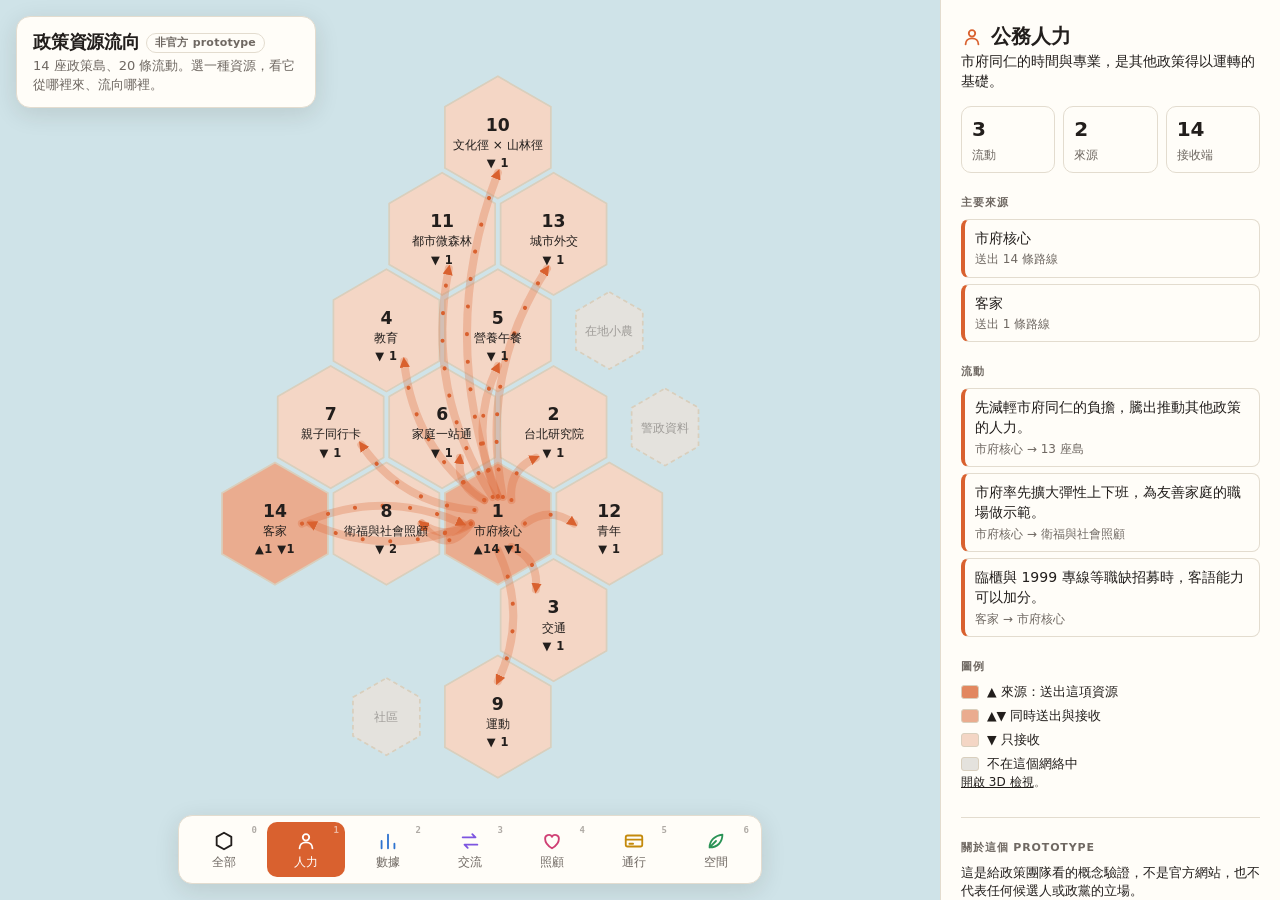
<file: flat.html>
<!doctype html>
<html lang="zh-Hant-TW">
<head>
  <meta charset="utf-8">
  <meta name="viewport" content="width=device-width, initial-scale=1">
  <title>政策資源流向（平面）</title>
  <link rel="stylesheet" href="style.css">
</head>
<body>
  <main id="stage">
    <header class="card title">
      <h1>政策資源流向<span class="badge">非官方 prototype</span></h1>
      <p>14 座政策島、20 條流動。選一種資源，看它從哪裡來、流向哪裡。</p>
    </header>
    <svg id="map" role="img" aria-label="政策島六角地圖"></svg>
    <div id="tip" class="card" hidden></div>
    <nav id="bar" class="card" aria-label="資源檢視"></nav>
  </main>
  <aside id="panel"></aside>
  <script type="module" src="flat.js"></script>
</body>
</html>
</file>
<file: style.css>
:root {
  --bg: #f4f1ea;
  --water: #cfe3e8;
  --water-line: #bcd6dc;
  --land: #fbf7ef;
  --land-edge: #d9cfbd;
  --land-off: #e4e2dd;
  --ink: #221e1c;
  --muted: #6f6862;
  --card: #fffdf8;
  --card-edge: #e3dccf;
  --shadow: 0 6px 24px rgb(40 30 20 / 0.12);
  --staff: #d9612f;
  --data: #2f74d0;
  --knowhow: #7d55e0;
  --care: #cf3f74;
  --access: #c48a0c;
  --supply: #2a9356;
}
@media (prefers-color-scheme: dark) {
  :root:not([data-theme="light"]) {
    --bg: #15171a;
    --water: #1c2a30;
    --water-line: #24363d;
    --land: #2c2a27;
    --land-edge: #47423b;
    --land-off: #222325;
    --ink: #f1ece4;
    --muted: #a39b91;
    --card: #1f2023;
    --card-edge: #34353a;
    --shadow: 0 6px 24px rgb(0 0 0 / 0.4);
    --staff: #f08155;
    --data: #5c9bf0;
    --knowhow: #a585f5;
    --care: #ec6c9a;
    --access: #e8b134;
    --supply: #4cc07c;
    color-scheme: dark;
  }
}
:root[data-theme="dark"] {
  --bg: #15171a;
  --water: #1c2a30;
  --water-line: #24363d;
  --land: #2c2a27;
  --land-edge: #47423b;
  --land-off: #222325;
  --ink: #f1ece4;
  --muted: #a39b91;
  --card: #1f2023;
  --card-edge: #34353a;
  --shadow: 0 6px 24px rgb(0 0 0 / 0.4);
  --staff: #f08155;
  --data: #5c9bf0;
  --knowhow: #a585f5;
  --care: #ec6c9a;
  --access: #e8b134;
  --supply: #4cc07c;
  color-scheme: dark;
}

* { box-sizing: border-box; }
html, body { margin: 0; height: 100%; }
body {
  background: var(--bg);
  color: var(--ink);
  font: 14px/1.45 system-ui, -apple-system, "PingFang TC", "Noto Sans TC", sans-serif;
  display: grid;
  grid-template-columns: 1fr 340px;
  overflow: hidden;
}
button { font: inherit; color: inherit; }

/* The bar sizes itself to the map area, not the window: beside the 340px panel, a
   1024px window leaves too little room for the one-row bar. */
#stage { position: relative; background: var(--water); overflow: hidden; container-type: inline-size; }
#map { width: 100%; height: 100%; display: block; }

.card {
  background: var(--card);
  border: 1px solid var(--card-edge);
  border-radius: 14px;
  box-shadow: var(--shadow);
}
.title { position: absolute; top: 16px; left: 16px; padding: 12px 16px; max-width: 300px; }
.title h1 { margin: 0 0 2px; font-size: 18px; letter-spacing: -0.01em; }
.title p { margin: 0; color: var(--muted); font-size: 13px; }
.badge {
  display: inline-block; vertical-align: 2px; margin-left: 6px; padding: 1px 8px;
  border: 1px solid var(--card-edge); border-radius: 999px;
  font-size: 11px; font-weight: 600; letter-spacing: .02em; color: var(--muted); white-space: nowrap;
}

/* map */
.hex { fill: var(--land); stroke: var(--land-edge); stroke-width: 1.5; transition: fill .25s, opacity .25s; }
.node { cursor: pointer; }
.node:hover .hex { stroke: var(--ink); }
.node.focus .hex { stroke: var(--ink); stroke-width: 3; }
.port .hex { fill: var(--card); stroke-dasharray: 4 3; }
.num { font-size: 15px; font-weight: 700; text-anchor: middle; fill: var(--ink); pointer-events: none; }
.name { font-size: 10.5px; text-anchor: middle; fill: var(--ink); pointer-events: none; }
.role { font-size: 10px; font-weight: 700; text-anchor: middle; pointer-events: none; letter-spacing: .04em; }
.pip { stroke: var(--land); stroke-width: 1.5; }

/* info view on: the city goes gray, only the chosen network keeps color */
svg.info .node .hex { fill: var(--land-off); }
svg.info .node.off .num, svg.info .node.off .name { opacity: .35; }
svg.info .node.src .hex { fill: color-mix(in srgb, var(--rc) 75%, var(--land)); }
svg.info .node.both .hex { fill: color-mix(in srgb, var(--rc) 50%, var(--land)); }
svg.info .node.sink .hex { fill: color-mix(in srgb, var(--rc) 22%, var(--land)); }
svg.info .node.src .num, svg.info .node.src .name { fill: #fff; }
svg.info .pips { display: none; }

.lane-base { fill: none; stroke: var(--rc); stroke-opacity: .28; stroke-width: 7; stroke-linecap: round; }
.lane-dots { fill: none; stroke: var(--rc); stroke-width: 3.5; stroke-linecap: round; stroke-dasharray: 0.1 24; animation: run 2s linear infinite; }
.lane { transition: opacity .2s; }
.lanes.dim .lane:not(.hi) { opacity: .65; }
.lanes.dim .lane:not(.hi) .lane-dots { display: none; }
@keyframes run { to { stroke-dashoffset: -24.1; } }
@media (prefers-reduced-motion: reduce) { .lane-dots { animation: none; stroke-dasharray: 6 6; } }

/* 3D view */
#world { position: absolute; inset: 0; }
#world canvas { display: block; }
.labels { position: absolute; inset: 0; pointer-events: none; }
.lbl {
  pointer-events: auto; cursor: pointer; display: flex; align-items: center; gap: 5px;
  background: var(--card); border: 1px solid var(--card-edge); border-radius: 999px;
  padding: 2px 9px 2px 3px; font-size: 11.5px; white-space: nowrap; box-shadow: var(--shadow);
  transition: opacity .25s;
}
.lbl b {
  background: var(--ink); color: var(--card); border-radius: 999px; min-width: 18px; height: 18px;
  display: grid; place-items: center; font-size: 10.5px;
}
.lbl.port { font-size: 10.5px; padding-left: 8px; border-style: dashed; }
.lbl.port b { display: none; }
.lbl .rl { font-style: normal; font-weight: 700; color: var(--rc); font-size: 10.5px; }
.lbl .rl:empty, .lbl .pips:empty { display: none; }
.lbl .pips { display: flex; gap: 2px; }
.lbl .pips span { width: 6px; height: 6px; border-radius: 50%; background: var(--c); }
#world.info .lbl .pips { display: none; }
#world.info .lbl.off { opacity: .45; padding-right: 3px; }
#world.info .lbl.off:not(.port) .nm { display: none; }
#world.info .lbl.port.off { display: none; }
.lbl.src b, .lbl.both b { background: var(--rc); color: #fff; }
.lbl.focus { outline: 2px solid var(--ink); }
.nogl { position: absolute; top: 45%; left: 50%; transform: translateX(-50%); padding: 14px 18px; }

/* tooltip */
#tip { position: absolute; pointer-events: none; padding: 10px 12px; font-size: 12.5px; max-width: 260px; z-index: 5; }
#tip b { font-size: 13.5px; }
#tip .zh { color: var(--muted); }
#tip ul { margin: 6px 0 0; padding: 0; list-style: none; }
#tip li { margin: 2px 0; }

/* resource bar */
#bar {
  position: absolute; left: 50%; bottom: 16px; transform: translateX(-50%);
  display: flex; gap: 4px; padding: 6px;
}
#bar button {
  border: 0; background: none; border-radius: 10px; padding: 8px 10px 6px;
  display: grid; justify-items: center; gap: 2px; min-width: 78px; cursor: pointer;
  color: var(--muted); font-size: 11.5px; position: relative;
}
#bar button:hover { background: color-mix(in srgb, var(--c, var(--ink)) 10%, transparent); color: var(--ink); }
#bar button.on { background: var(--c, var(--ink)); color: #fff; }
#bar button svg { width: 22px; height: 22px; color: var(--c, var(--ink)); }
#bar button.on svg { color: #fff; }
#bar kbd { position: absolute; top: 3px; right: 6px; font: 600 9px ui-monospace, monospace; opacity: .55; }
#bar .togs { display: flex; gap: 4px; margin-left: 4px; padding-left: 8px; border-left: 1px solid var(--card-edge); }
#bar .tog.on { background: var(--ink); color: var(--card); }
#bar .tog.on svg { color: var(--card); }

/* side panel */
#panel { background: var(--card); border-left: 1px solid var(--card-edge); overflow-y: auto; padding: 22px 20px 40px; }
#panel h2 { margin: 0; font-size: 20px; display: flex; align-items: center; gap: 8px; }
#panel h2 svg { width: 22px; height: 22px; color: var(--c); }
#panel h3 { margin: 22px 0 8px; font-size: 11px; text-transform: uppercase; letter-spacing: .08em; color: var(--muted); }
#panel .zh { color: var(--muted); font-size: 13px; margin: 2px 0 8px; }
#panel p { margin: 0 0 8px; }
.stats { display: grid; grid-template-columns: repeat(3, 1fr); gap: 8px; margin-top: 14px; }
.stats div { border: 1px solid var(--card-edge); border-radius: 10px; padding: 8px 10px; }
.stats b { display: block; font-size: 20px; font-variant-numeric: tabular-nums; }
.stats span { font-size: 11.5px; color: var(--muted); }
.list { list-style: none; margin: 0; padding: 0; display: grid; gap: 6px; }
.list li {
  border: 1px solid var(--card-edge); border-left: 4px solid var(--c, var(--card-edge));
  border-radius: 8px; padding: 8px 10px; cursor: pointer;
}
.list li:hover { background: color-mix(in srgb, var(--c, var(--ink)) 8%, transparent); }
.route { font-size: 12px; color: var(--muted); margin-top: 3px; }
.legend { display: grid; gap: 6px; font-size: 12.5px; }
.legend div { display: flex; align-items: center; gap: 8px; }
.sw { width: 18px; height: 14px; border-radius: 3px; border: 1px solid var(--land-edge); flex: none; }
.back { border: 1px solid var(--card-edge); background: none; border-radius: 8px; padding: 4px 10px; cursor: pointer; margin-bottom: 14px; font-size: 12.5px; }
.note { font-size: 12px; color: var(--muted); margin-top: 22px; }
.note a, .about a { color: var(--ink); }
.about { margin-top: 26px; border-top: 1px solid var(--card-edge); font-size: 12.5px; color: var(--muted); }
.about p { margin: 0 0 10px; color: var(--ink); }
.about dl { display: grid; grid-template-columns: auto 1fr; gap: 6px 12px; margin: 0; }
.about dt { font-weight: 600; color: var(--ink); white-space: nowrap; }
.about dd { margin: 0; min-width: 0; }

@media (max-width: 820px) {
  body { grid-template-columns: 1fr; grid-template-rows: 62vh auto; overflow: auto; }
  #panel { border-left: 0; border-top: 1px solid var(--card-edge); }
  .title { left: 16px; right: 16px; max-width: none; padding: 8px 12px; }
  .title p { display: none; }
}

/* When the map area is narrower than the one-row bar (about 843px), the seven
   resources share one row and the toggles drop to a compact row below. */
@container (max-width: 880px) {
  #bar { left: 16px; right: 16px; transform: none; flex-wrap: wrap; }
  #bar > button { flex: 1 1 0; min-width: 0; padding: 6px 2px 5px; font-size: 10.5px; }
  #bar kbd { display: none; }
  #bar .togs {
    flex: 1 0 100%; justify-content: center; margin: 2px 0 0; padding: 4px 0 0;
    border-left: 0; border-top: 1px solid var(--card-edge);
  }
  #bar .tog { display: flex; align-items: center; gap: 6px; min-width: 0; padding: 4px 12px; font-size: 11.5px; }
  #bar .tog svg { width: 18px; height: 18px; }
}
</file>
